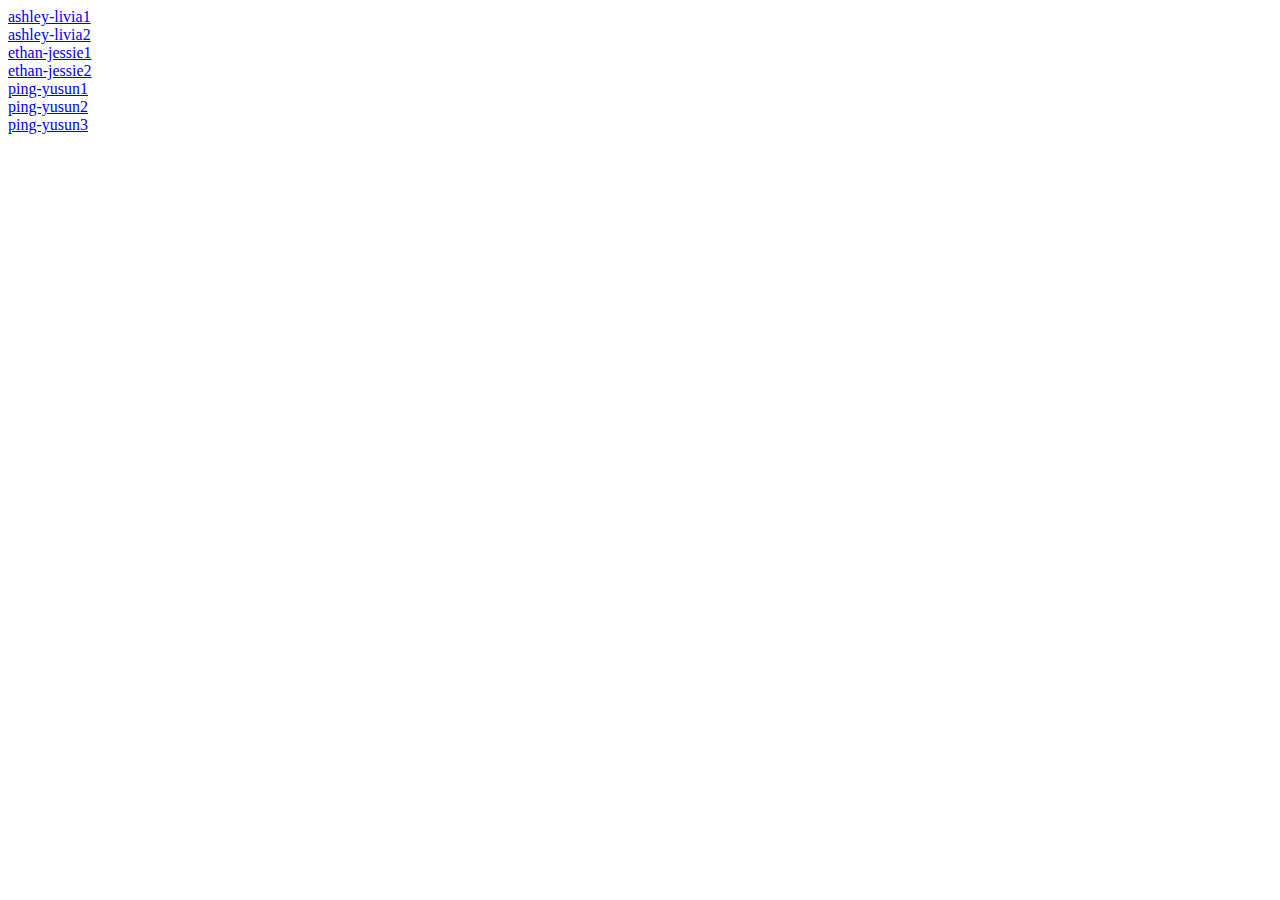
<file: index.html>
<!DOCTYPE html>
<html lang="en">
<head>
    <meta charset="UTF-8">
    <title>Hompage</title>
</head>
<body>

<a href="../html-css-final/ashely-livia/ashley-livia-1/index.html">ashley-livia1</a><br>
<a href="../html-css-final/ashely-livia/ashley-livia-2/index.html">ashley-livia2</a><br>

<a href="../html-css-final/ethan-jessie/ethan-jessie-1/index.html">ethan-jessie1</a><br>
<a href="../html-css-final/ethan-jessie/ethan-jessie-2/index.html">ethan-jessie2</a><br>

<a href="../html-css-final/ping-yusun/ping-yusun-1/index.html">ping-yusun1</a><br>
<a href="../html-css-final/ping-yusun/ping-yusun-2/index.html">ping-yusun2</a><br>
<a href="../html-css-final/ping-yusun/ping-yusun-3/index.html">ping-yusun3</a><br>


</body>
</html>
</file>
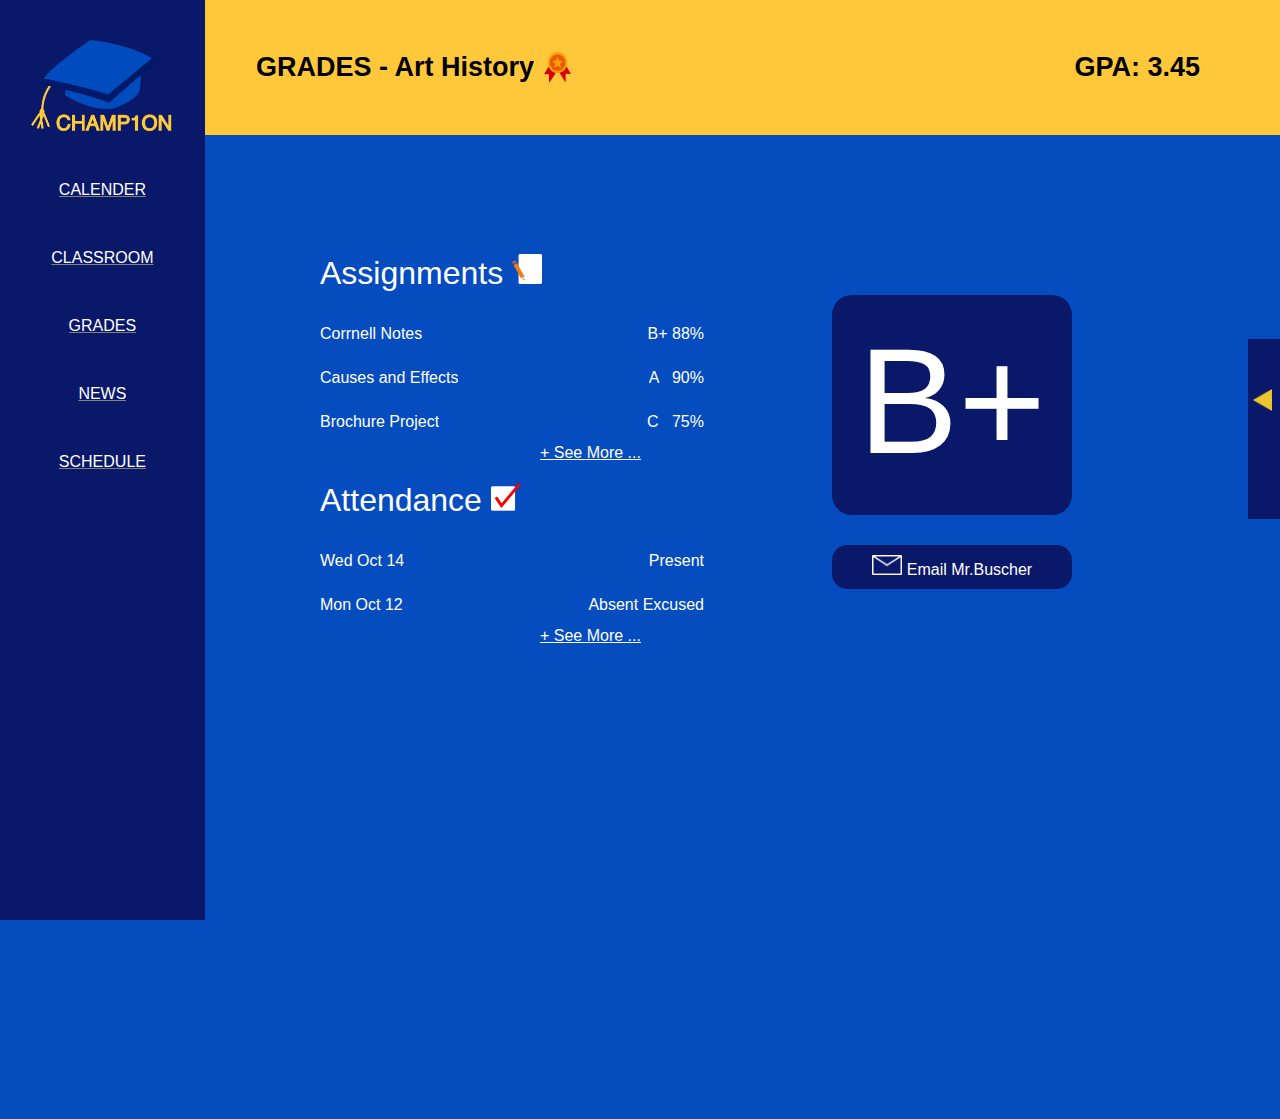
<file: ashely-livia/ashley-livia-1/index.html>
<!DOCTYPE html>
<html lang="en">
<head>
    <title>CHAMP1ION</title>
    <link rel="stylesheet" href="style.css">
</head>
<body>
    <div class="sidenav">
        <img src="../ashley-livia-assets/logo.png">
        <a href="#calender">CALENDER</a>
        <a href="#classroom">CLASSROOM</a>
        <a href="#grades">GRADES</a>
        <a href="#news">NEWS</a>
        <a href="#schedule">SCHEDULE</a>
    </div>

    <div class="navbar">
        <div class="navbar-left">
            <div>GRADES - Art History</div>
            <img src="../ashley-livia-assets/Group 28.png">
        </div>
        <div class="navbar-right">
            <div>GPA: 3.45</div>
        </div>
    </div>

    <div class="details">
        <div class="assignments">
            <div class="title">Assignments
                <img src="../ashley-livia-assets/assignments.png">
            </div>

            <div class="bar">
                <div class="bar-left subtitles">Corrnell Notes</div>
                <div class="bar-right">B+ 88%</div>
            </div>

            <div class="bar">
                <div class="bar-left subtitles">Causes and Effects</div>
                <div class="bar-right">A &nbsp; 90%</div>
            </div>

            <div class="bar">
                <div class="bar-left subtitles">Brochure Project</div>
                <div class="bar-right">C &nbsp; 75%</div>
            </div>
            <div class="see"> + See More ...</div>
        </div>

        <div class="attendance">
            <div class="title">Attendance
                <img src="../ashley-livia-assets/attendance.png">
            </div>

            <div class="bar">
                <div class="bar-left subtitles">Wed Oct 14</div>
                <div class="bar-right">Present</div>
            </div>
            <div class="bar">
                <div class="bar-left subtitles">Mon Oct 12</div>
                <div class="bar-right">Absent Excused</div>
            </div>
            <div class="see"> + See More ...</div>
        </div>
        <div class="rightpart">
            <div class="b-plus">B+</div>
            <div class="email">
                <img src="../ashley-livia-assets/mail.png" class="adjust">Email Mr.Buscher
            </div>
        </div>
        <div class="arrow">
            <img src="../ashley-livia-assets/ashley-livia-arrow.png">
        </div>
    </div>


</body>
</html>
</file>
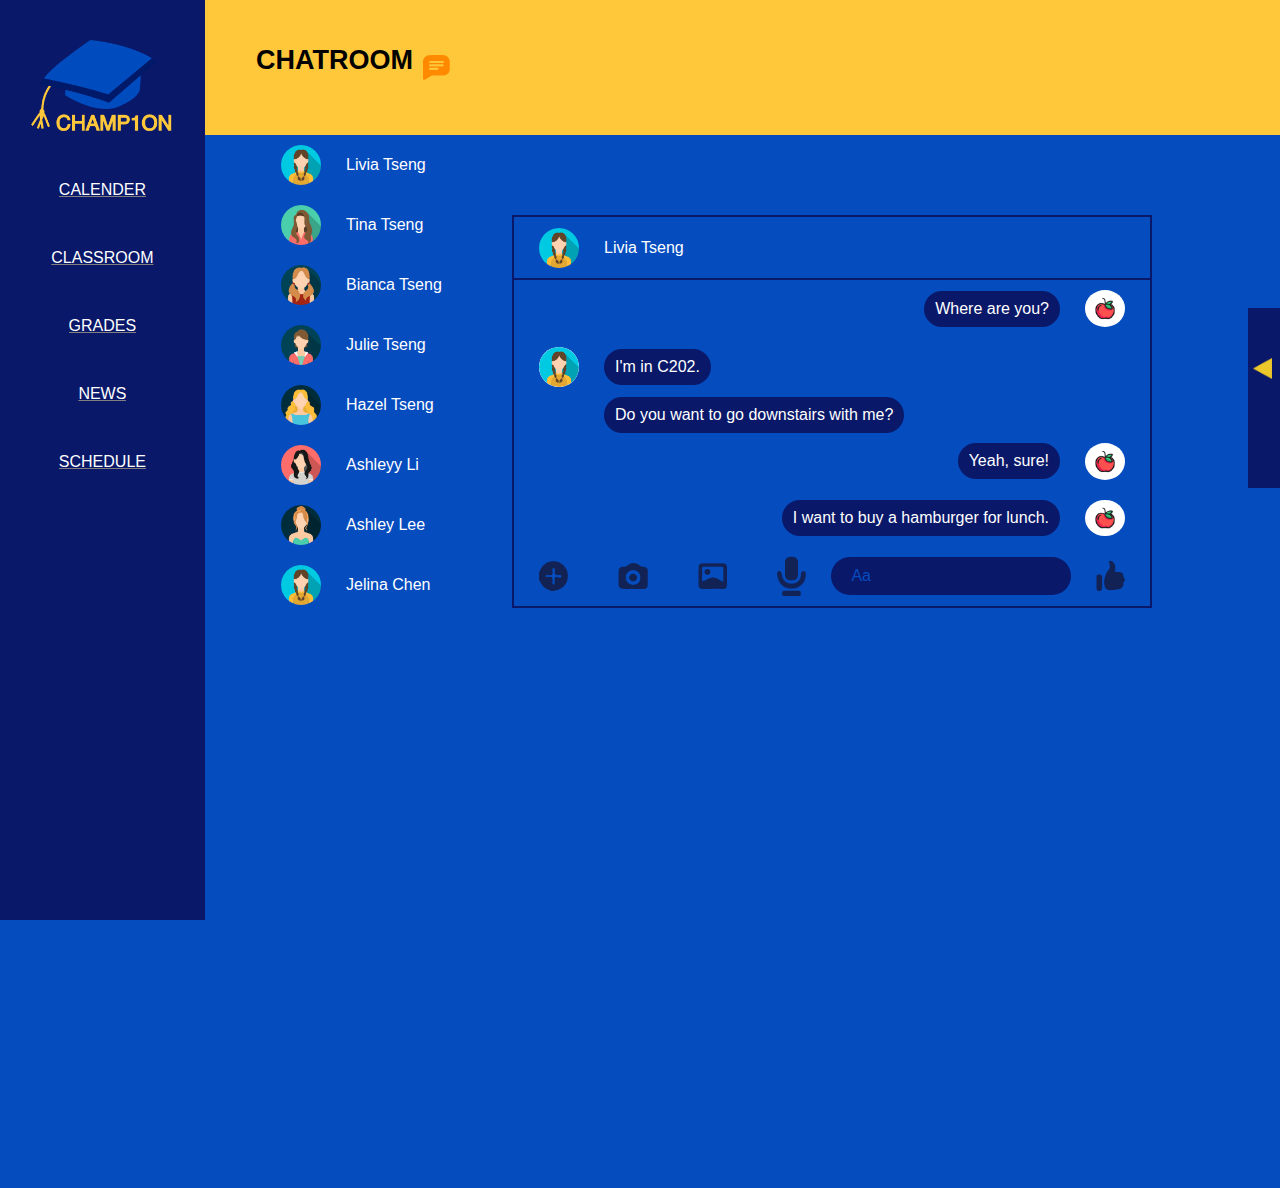
<file: ashely-livia/ashley-livia-2/index.html>
<!DOCTYPE html>
<html lang="en">
<head>
    <title>CHAMP1ION</title>
    <link rel="stylesheet" href="style.css">
</head>
<body>
    <div class="sidenav">
        <img src="../ashley-livia-assets/logo.png">
        <a href="#calender">CALENDER</a>
        <a href="#classroom">CLASSROOM</a>
        <a href="#grades">GRADES</a>
        <a href="#news">NEWS</a>
        <a href="#schedule">SCHEDULE</a>
    </div>

    <div class="navbar">
        <div class="navbar-left">
            <div>CHATROOM</div>
            <img src="../ashley-livia-assets/Group 42.png">
        </div>
    </div>
    <div class="main">
        <div class="contacts">
            <div class="names">
                <img src="../ashley-livia-assets/LiviaTseng.png">
                <p>Livia Tseng</p>
            </div>
            <div class="names">
                <img src="../ashley-livia-assets/TinaTseng.png">
                <p>Tina Tseng</p>
            </div>
            <div class="names">
                <img src="../ashley-livia-assets/BiancaTseng.png">
                <p>Bianca Tseng</p>
            </div>
            <div class="names">
                <img src="../ashley-livia-assets/JulieTseng.png">
                <p>Julie Tseng</p>
            </div>
            <div class="names">
                <img src="../ashley-livia-assets/HazelTseng.png">
                <p>Hazel Tseng</p>
            </div>
            <div class="names">
                <img src="../ashley-livia-assets/AshleyyLi.png">
                <p>Ashleyy Li</p>
            </div>
            <div class="names">
                <img src="../ashley-livia-assets/AshleyLee.png">
                <p>Ashley Lee</p>
            </div>
            <div class="names">
                <img src="../ashley-livia-assets/LiviaTseng.png">
                <p>Jelina Chen</p>
            </div>
        </div>
    
        <div class="grid-container">
            <div class="item1">
                <img src="../ashley-livia-assets/LiviaTseng.png">
                <p> Livia Tseng</p>
            </div>
            <div class="item2">
                <div class="align align-right">
                    <p>Where are you?</p>
                    <img src="../ashley-livia-assets/apple icon.png">
                </div>
                <div class="align">
                    <img src="../ashley-livia-assets/LiviaTseng.png">
                    <p>I'm in C202.</p>
                </div>
                <div class="align margin">
                    <p>Do you want to go downstairs with me?</p>
                </div>
                <div class="align align-right">
                    <p>Yeah, sure!</p>
                    <img src="../ashley-livia-assets/apple icon.png">
                </div>
                <div class="align align-right">
                    <p>I want to buy a hamburger for lunch.</p>
                    <img src="../ashley-livia-assets/apple icon.png">
                </div>
    
                <div class="bottom">
                    <img src="../ashley-livia-assets/Asset 10.png">
                    <img src="../ashley-livia-assets/Asset 7.png">
                    <img src="../ashley-livia-assets/Asset 6.png">
                    <img src="../ashley-livia-assets/Asset 8.png">
                    <div class="chatbox">Aa</div>
                    <img src="../ashley-livia-assets/Asset 9.png">
                </div>
            </div>
    </div>
    </div>
    <div class="arrow">
        <img src="../ashley-livia-assets/ashley-livia-arrow.png">
    </div>
</body>
</html>
</file>
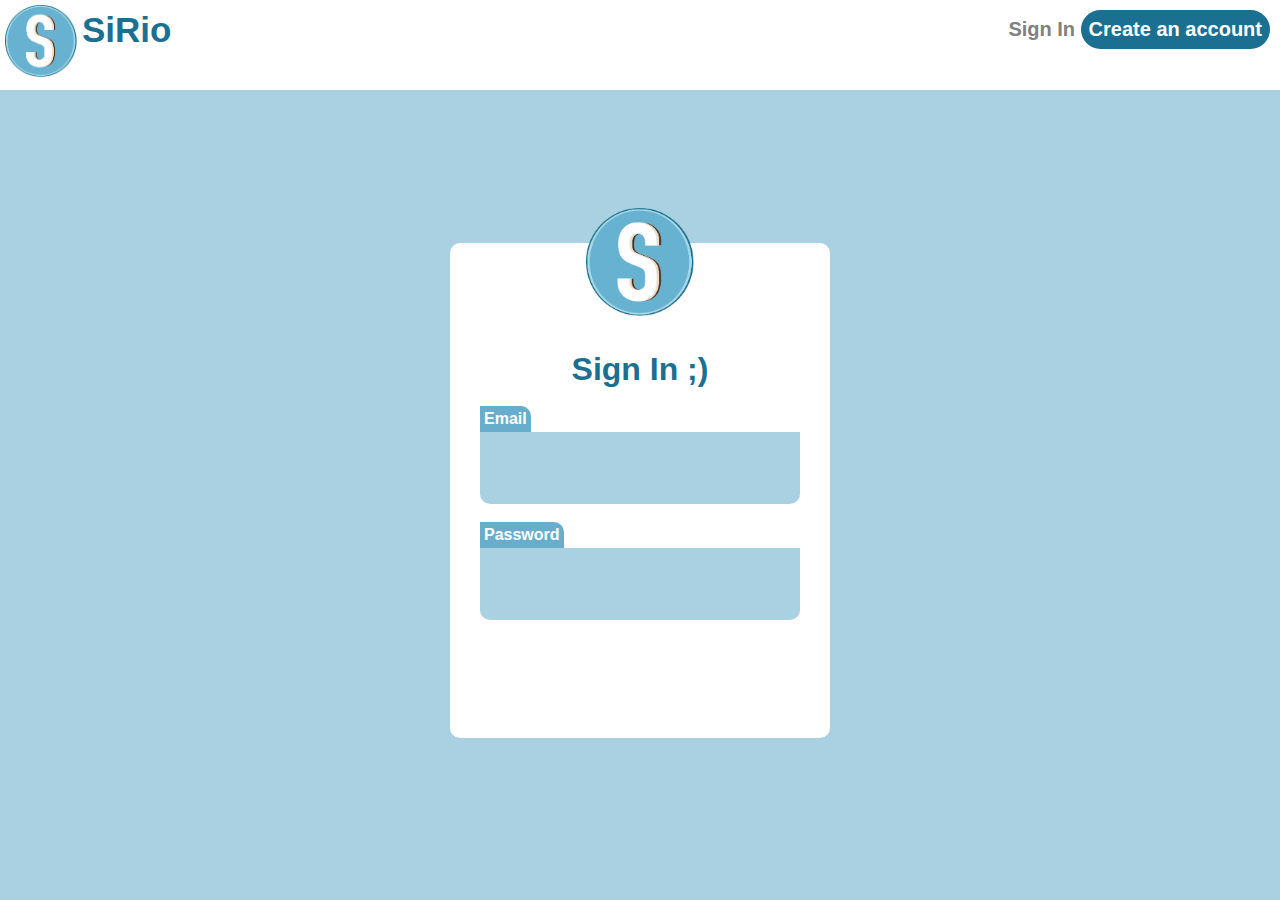
<file: ethan-jessie/ethan-jessie-1/index.html>
<!DOCTYPE html>
<head>
    <title>SiRio</title>
    <link rel="stylesheet" href="style.css">
</head>
<body>
    <div class="navbar">
        <div class="navbar-left">
            <img src="../sirio/logo.png">
            <a href="#" class="logos">SiRio</a>
        </div>
        <div class="navbar-right">
            <a href="#" class="signin">Sign In</a>
            <a href="#" class="create">Create an account</a>
        </div>

        <!-- <p>I am a very fat and obese gurl, my name is FATTY PIG and i am very very very fat</p> -->
    </div>
    <div class="main">
        <div class="box">
            <img src="../sirio/logo.png">
            <h1>Sign In ;)</h1>
            <br>
            <div class="email">Email</div>
            <div class="reply"></div>
            <br> 
            <div class="password">Password</div>
            <div class="reply"></div>
        </div> 
    </div>
</body>
</html>
</file>
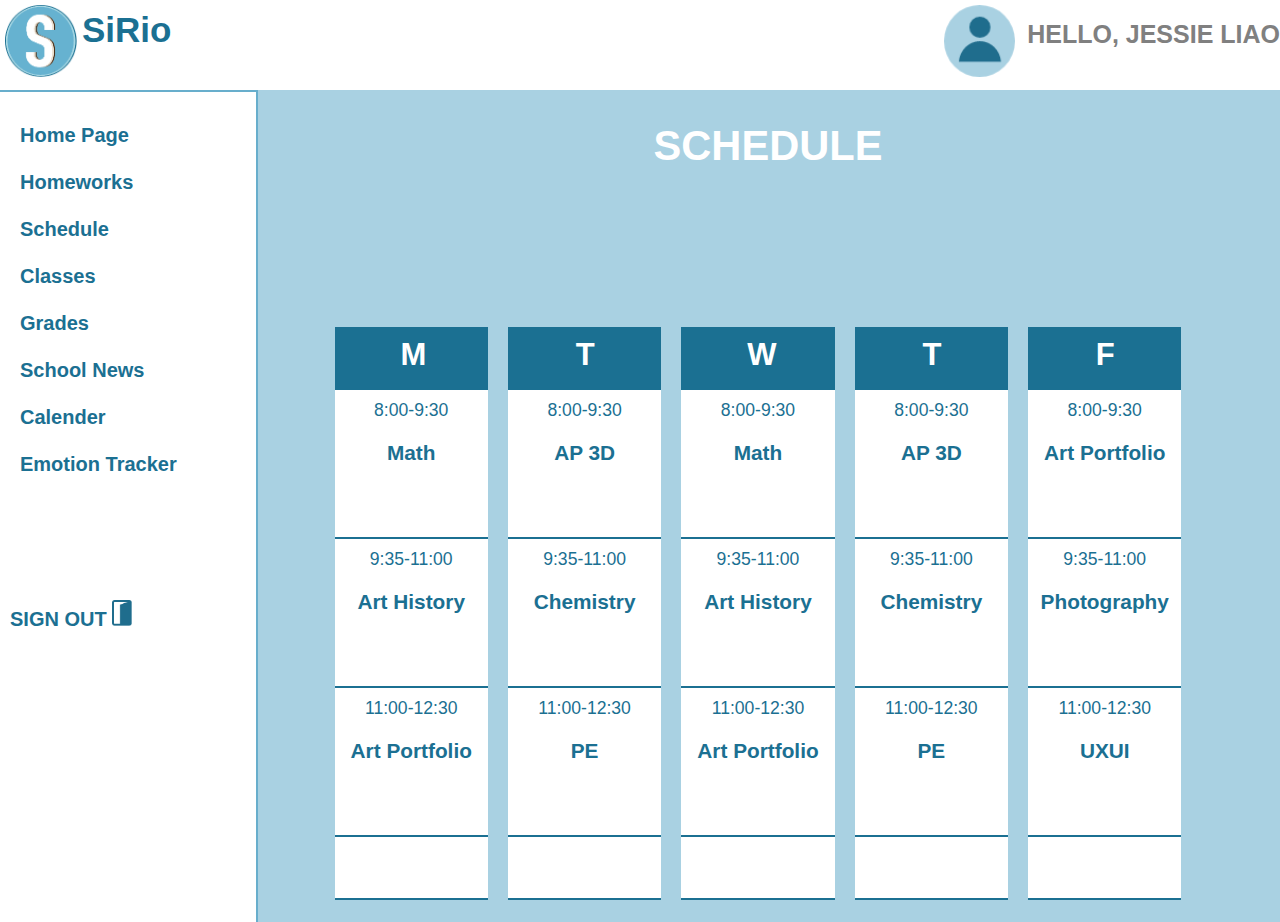
<file: ethan-jessie/ethan-jessie-2/index.html>
<!DOCTYPE html>
<html lang="en">
<head>
    <title>Sirio</title>
    <link rel="stylesheet" href="style.css">
</head>
<body>
    <div class="navbar">
        <div class="navbar-left">
            <img src="../sirio/logo.png">
            <a href="#" class="logos">SiRio</a>
        </div>
        <div class="navbar-right">
            <img src="../sirio/Group 24.png">
            <div class="hello">HELLO, JESSIE LIAO</div>
        </div>
    </div>

    <div class="sidenav">
        <a href="#Home Page">Home Page</a>
        <a href="#Homeworks">Homeworks</a>
        <a href="#Schedule">Schedule</a>
        <a href="#Classes">Classes</a>
        <a href="#Grades">Grades</a>
        <a href="#School News">School News</a>
        <a href="#Calender">Calender</a>
        <a href="Emotion Tracker">Emotion Tracker</a>
        <a href="SIGN OUT" class="signout">SIGN OUT
            <img src="../sirio/Group 5.png">
        </a>
    </div>

    <div class="content">
        <h1>SCHEDULE</h1>
            
        <div class="grid-container">
            <div class="item1 header">M</div>
            <div class="item2 header">T</div>
            <div class="item3 header">W</div>
            <div class="item4 header">T</div>
            <div class="item5 header">F</div>
            <div class="item6">
                <div class="smallwords">8:00-9:30</div>
                <div class="title">Math</div>
            </div>
            <div class="item7">
                <div class="smallwords">8:00-9:30</div>
                <div class="title">AP 3D</div>
            </div>
            <div class="item8">
                <div class="smallwords">8:00-9:30</div>
                <div class="title">Math</div>
            </div>
            <div class="item9">
                <div class="smallwords">8:00-9:30</div>
                <div class="title">AP 3D</div>
            </div>
            <div class="item10">
                <div class="smallwords">8:00-9:30</div>
                <div class="title">Art Portfolio</div>
            </div>
            <div class="item11">
                <div class="smallwords">9:35-11:00</div>
                <div class="title">Art History</div>
            </div>
            <div class="item12">
                <div class="smallwords">9:35-11:00</div>
                <div class="title">Chemistry</div>
            </div>
            <div class="item13">
                <div class="smallwords">9:35-11:00</div>
                <div class="title">Art History</div>
            </div>
            <div class="item14">
                <div class="smallwords">9:35-11:00</div>
                <div class="title">Chemistry</div>
            </div>
            <div class="item15">
                <div class="smallwords">9:35-11:00</div>
                <div class="title">Photography</div>
            </div>
            <div class="item16">
                <div class="smallwords">11:00-12:30</div>
                <div class="title">Art Portfolio</div>
            </div>
            <div class="item17">
                <div class="smallwords">11:00-12:30</div>
                <div class="title">PE</div>
            </div>
            <div class="item18">
                <div class="smallwords">11:00-12:30</div>
                <div class="title">Art Portfolio</div>
            </div>
            <div class="item19">
                <div class="smallwords">11:00-12:30</div>
                <div class="title">PE</div>
            </div>
            <div class="item20">
                <div class="smallwords">11:00-12:30</div>
                <div class="title">UXUI</div>
            </div>
            <div class="item21">
                <div class="smallwords"></div>
                <div class="title"></div>
            </div>
            <div class="item22">
                <div class="smallwords"></div>
                <div class="title"></div>
            </div>
            <div class="item23">
                <div class="smallwords"></div>
                <div class="title"></div>
            </div>
            <div class="item24">
                <div class="smallwords"></div>
                <div class="title"></div>
            </div>
            <div class="item25">
                <div class="smallwords"></div>
                <div class="title"></div>
            </div>
    </div>
</body>
</html>
</file>
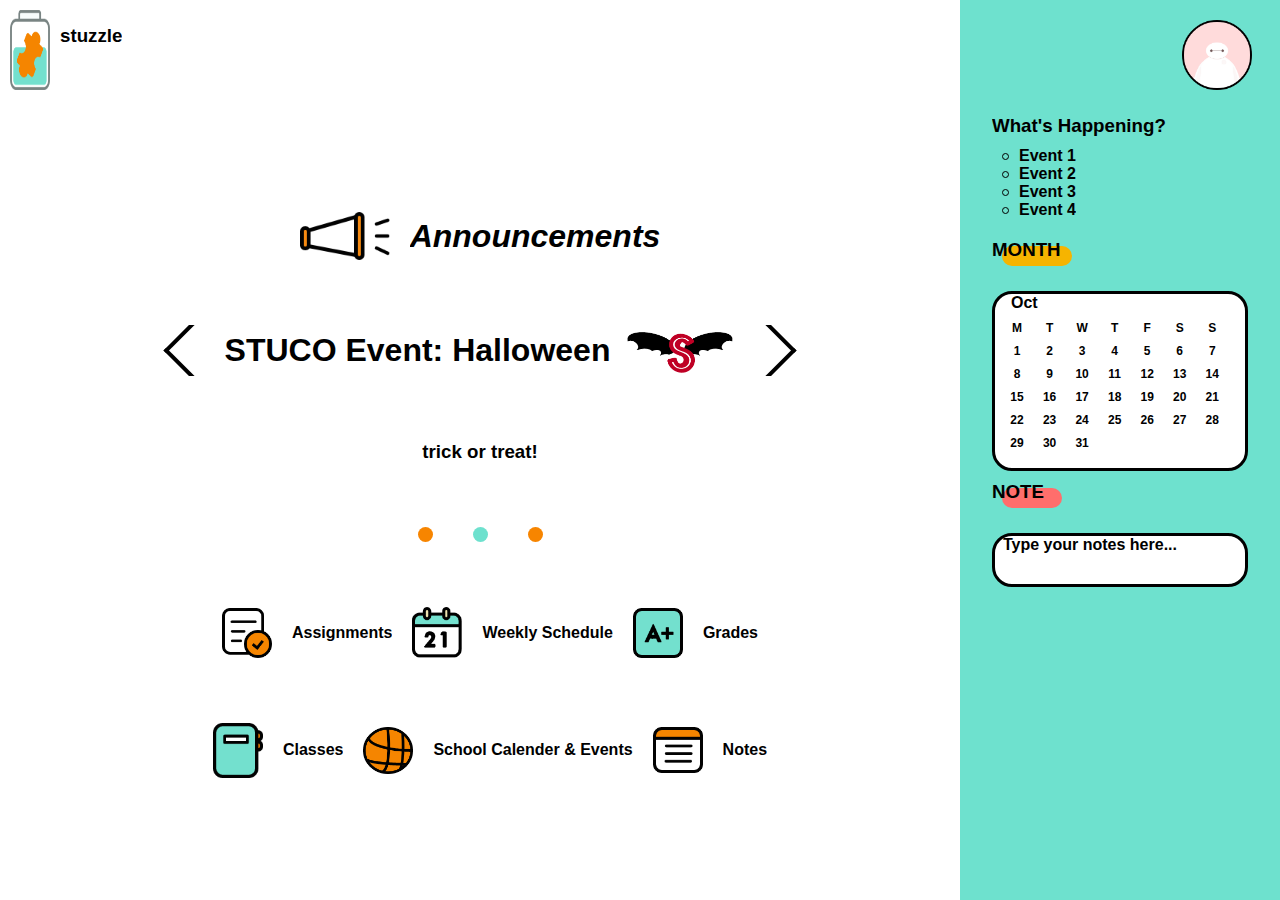
<file: ping-yusun/ping-yusun-1/index.html>
<!DOCTYPE html>
<html lang="en">
<head>
    <title>stuzzle</title>
    <link rel="stylesheet" href="style.css">
</head>
<body>
    <div class="topnav">
        <img src="../Pictures/stuzzo.png"> 
        <h3> stuzzle</h3>
    </div>
    <div class="sidenav">
        <img src="../Pictures/baymax.png">
        <h3>What's Happening?</h3>
        <ul class="news">
            <div class="align">
                <div class="circle"></div>
                <li>Event 1</li>
            </div>
            <div class="align">
                <div class="circle"></div>
                <li>Event 2</li>
            </div>
            <div class="align">
                <div class="circle"></div>
                <li>Event 3</li>
            </div>
            <div class="align">
                <div class="circle"></div>
                <li>Event 4</li>
            </div>
        </ul>
        <div>
            <h3 class="month">MONTH</h3>
            <div class="yellowbg"></div>
        </div>
        <div class="calendar">
            <h4>Oct</h4>
            <ul class="days">
                <li>M</li>
                <li>T</li>
                <li>W</li>
                <li>T</li>
                <li>F</li>
                <li>S</li>
                <li>S</li>
                <li>1</li>
                <li>2</li>
                <li>3</li>
                <li>4</li>
                <li>5</li>
                <li>6</li>
                <li>7</li>
                <li>8</li>
                <li>9</li>
                <li>10</li>
                <li>11</li>
                <li>12</li>
                <li>13</li>
                <li>14</li>
                <li>15</li>
                <li>16</li>
                <li>17</li>
                <li>18</li>
                <li>19</li>
                <li>20</li>
                <li>21</li>
                <li>22</li>
                <li>23</li>
                <li>24</li>
                <li>25</li>
                <li>26</li>
                <li>27</li>
                <li>28</li>
                <li>29</li>
                <li>30</li>
                <li>31</li>
              </ul>
        </div>
        <div>
            <h3 class="note">NOTE</h3>
            <div class="redbg"></div>
        </div> 
        <div class="notes">
            <h4>Type your notes here...</h4>
        </div>
    </div>
    <div class="content">
        <div class="center announcements">
            <img src="../Pictures/Group 59.png">
            <i>Announcements</i>
        </div>
        <div class="center event">
            <div class="arrow left"></div>
            <h1>STUCO Event: Halloween</h1> 
            <img src="../Pictures/Group 28.png">
            <div class="arrow right"></div>
        </div>
        <div class="center trickortreat">
            <h3>trick or treat!</h3>
        </div>
        <div class="center">
            <div class="orange"></div>
            <div class="blue"></div>
            <div class="orange"></div>
        </div>
        <div class="middle">
            <div class="inline">
                <img src="../Pictures/Group 23.png">
                <p>Assignments</p>
            </div>
            <div class="inline">
                <img src="../Pictures/Group 22.png">
                <p>Weekly Schedule</p>
            </div>
            <div class="inline">
                <img src="../Pictures/Group 34.png">
                <p> Grades</p>
            </div>
        </div>
        <div class="middle">
            <div class="inline">
                <img src="../Pictures/Group 12.png">
                <p> Classes</p>
            </div>
            <div class="inline">
                <img src="../Pictures/Group 4.png">
                <p> School Calender & Events</p>
            </div>
            <div class="inline">
                <img src="../Pictures/Group 47.png">
                <p> Notes</p>
            </div>
        </div>
    </div>
</body>
</html>
</file>
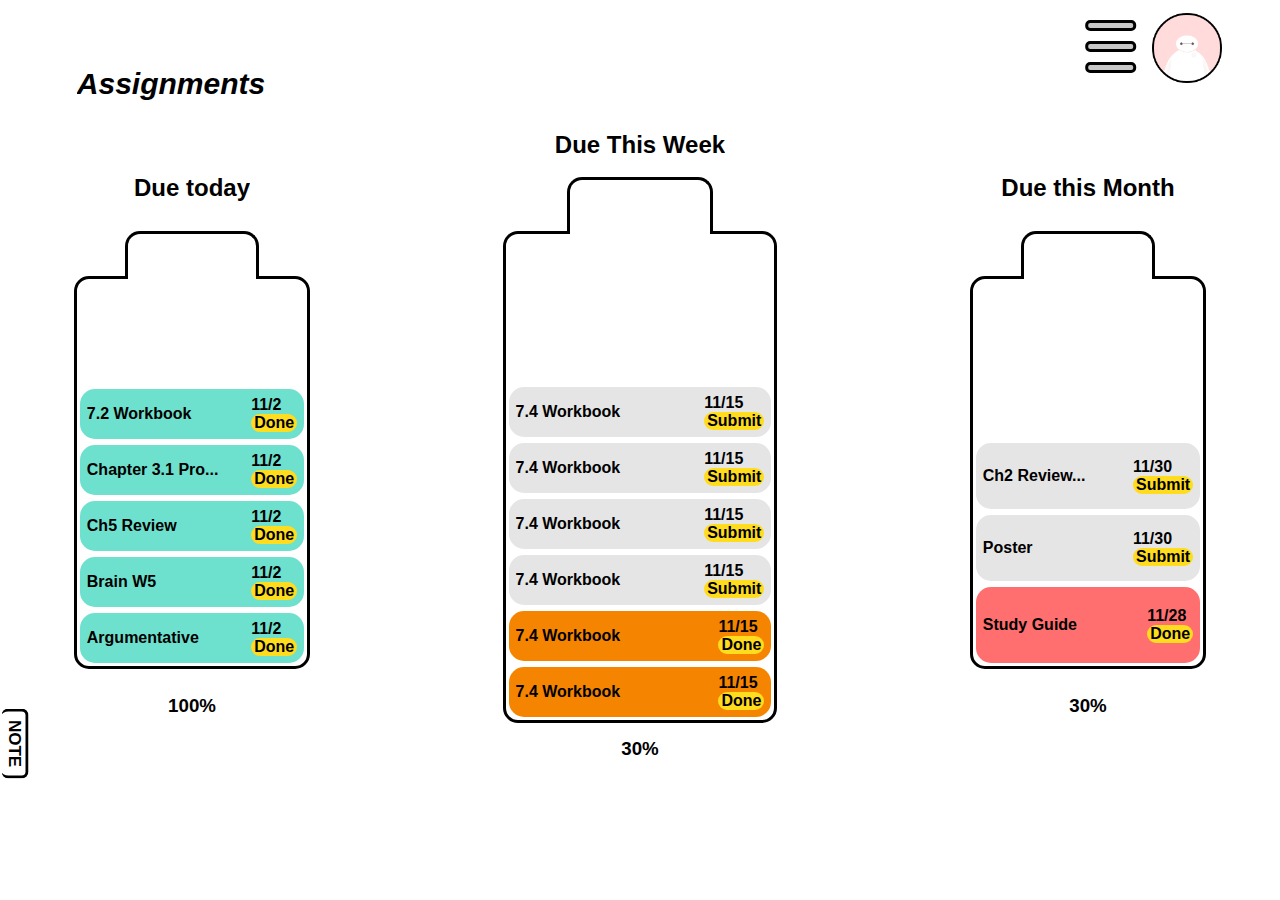
<file: ping-yusun/ping-yusun-2/index.html>
<!DOCTYPE html>
<html lang="en">
<head>
    <title>stuzzle</title>
    <link rel="stylesheet" href="style.css">
</head>
<body>
    <div>
        <div class="line"></div>
        <div class="line"></div>
        <div class="line"></div>
        <img src="../Pictures/baymax.png">
    </div>
    <div class="title">Assignments</div>
    <div class="works">
        <div class="today">
            <h2 class="down">Due today</h2> 
            <div class="battery">
                <div class="today-top"></div>
                <div class="today-container">
                    <div class="assignment green">7.2 Workbook
                        <div>11/2
                            <div class="yellow">Done</div>
                        </div>
                    </div>
                    <div class="assignment green">Chapter 3.1 Pro...
                        <div>11/2
                            <div class="yellow">Done</div>
                        </div>
                    </div>
                    <div class="assignment green">Ch5 Review
                        <div>11/2
                            <div class="yellow">Done</div>
                        </div>
                    </div>
                    <div class="assignment green">Brain W5
                        <div>11/2
                            <div class="yellow">Done</div>
                        </div>
                    </div>
                    <div class="assignment green">Argumentative
                        <div>11/2
                            <div class="yellow">Done</div>
                        </div>
                    </div>
                </div>
            </div>
            <h3 class="up">100%</h3>
        </div>
        <div class="week">
            <h2>Due This Week</h2>
            <div class="battery">
                <div class="week-top"></div>
                <div class="week-container">
                    <div class="assignment gray">7.4 Workbook
                        <div>11/15
                            <div class="yellow">Submit</div>
                        </div>
                    </div>
                    <div class="assignment gray">7.4 Workbook
                        <div>11/15
                            <div class="yellow">Submit</div>
                        </div>
                    </div>
                    <div class="assignment gray">7.4 Workbook
                        <div>11/15
                            <div class="yellow">Submit</div>
                        </div>
                    </div>
                    <div class="assignment gray">7.4 Workbook
                        <div>11/15
                            <div class="yellow">Submit</div>
                        </div>
                    </div>
                    <div class="assignment orange">7.4 Workbook
                        <div>11/15
                            <div class="yellow">Done</div>
                        </div>
                    </div>
                    <div class="assignment orange">7.4 Workbook
                        <div>11/15
                            <div class="yellow">Done</div>
                        </div>
                    </div>
                </div>
            </div>
            <h3>30%</h3>
        </div>
        <div class="month">
            <h2 class="down">Due this Month</h2>
            <div class="battery">
                <div class="month-top"></div>
                <div class="month-container">
                    <div class="assignment gray third">Ch2 Review...
                        <div>11/30
                            <div class="yellow">Submit</div>
                        </div>
                    </div>
                    <div class="assignment gray third">Poster
                        <div>11/30
                            <div class="yellow">Submit</div>
                        </div>
                    </div>
                    <div class="assignment red">Study Guide
                        <div>11/28
                            <div class="yellow">Done</div>
                        </div>
                    </div>
                </div>
            </div>
            <h3 class="up">30%</h3>
        </div>
    </div>
    <div class="note">NOTE</div>
</body>
</html>
</file>
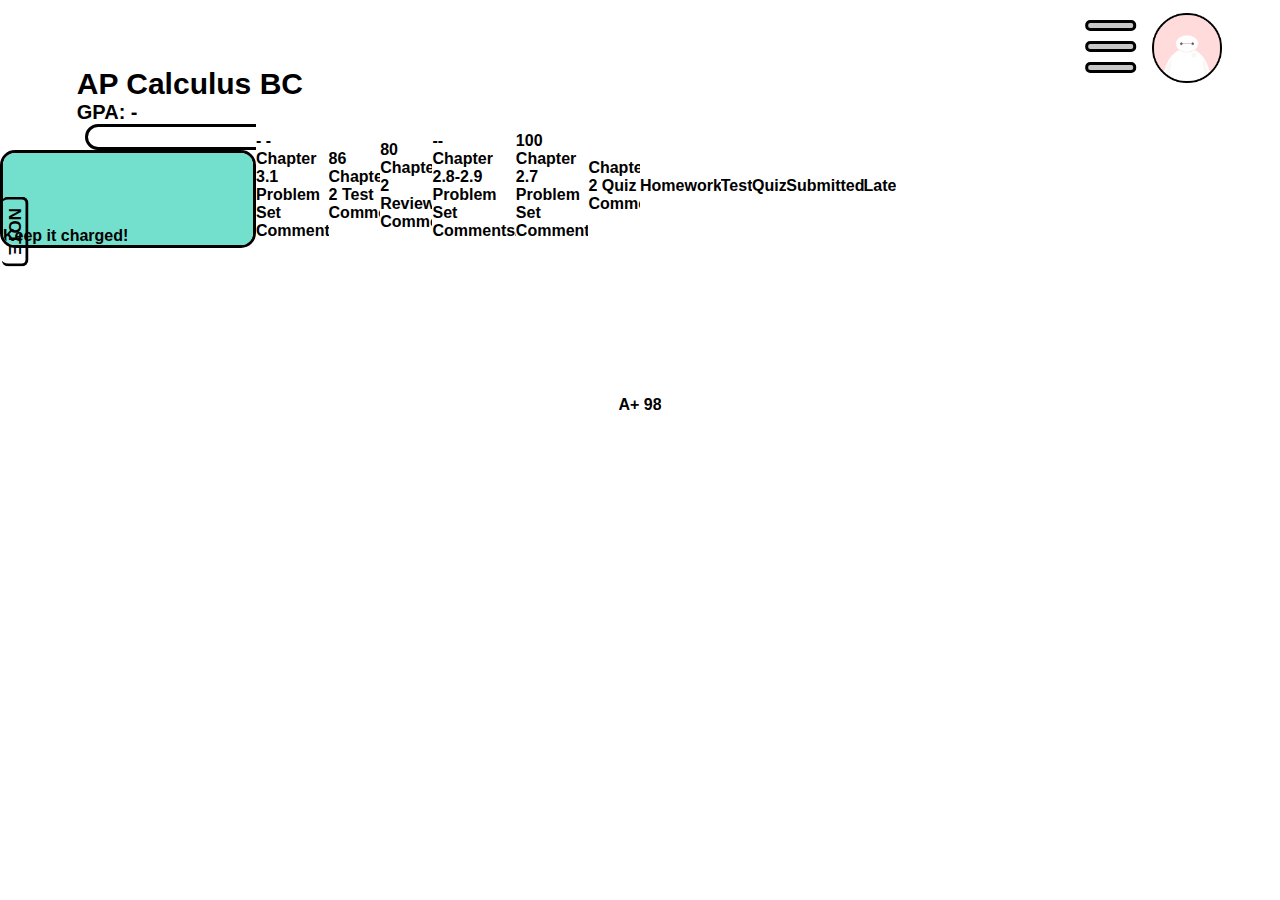
<file: ping-yusun/ping-yusun-3/index.html>
<!DOCTYPE html>
<html lang="en">
<head>
    <title>stuzzle</title>
    <link rel="stylesheet" href="style.css">
</head>
<body>
    <div>
        <div class="line"></div>
        <div class="line"></div>
        <div class="line"></div>
        <img src="../Pictures/baymax.png">
    </div>
    <div class="title">AP Calculus BC</div>
    <div class="subtitle">GPA: -</div>
    <div class="content">
        <div class="battery">
            <div class="batterytop"></div>
            <div class="batterybody">
                <div class="color">
                    <img src="../Pictures/lightning .png">
                    <div class="text"><b>A+  98</b></div>
                    <p>Keep it charged!</p>
                </div>
            </div>
        </div>
        <div class="comments">
            <div class="row">
                <div class="orange">- -</div>
                <div> 
                    <div class="inline">Chapter 3.1 Problem Set
                        <div class="blue"></div>
                    </div>
                    <div class="gray">Comments/Notes</div>
                </div>
            </div>
            <div class="row">
                <div class="yellow"> 86 </div>
                <div>Chapter 2 Test
                    <div class="gray">Comments/Notes</div>
                </div>
            </div>
            <div class="row">
                <div class="orange">80</div>
                <div class="inline">Chapter 2 Review 
                    <div class="red"></div>
                </div>
                <div class="gray">Comments/Notes</div>
            </div>
            <div class="row">
                <div class="orange">--</div>
                <div class="inline">Chapter 2.8-2.9 Problem Set
                    <div class="blue"></div>
                </div>
                <div class="gray">Comments/Notes</div>
            </div>
            <div class="row">
                <div class="orange">100</div>
                <div class="inline">Chapter 2.7 Problem Set
                    <div class="blue"></div>
                </div>
                <div class="gray">Comments/Notes</div>
            </div>
            <div class="row">
                <div class="lastone"></div>
                <div class="inline">Chapter 2 Quiz</div>
                <div class="gray">Comments/Notes</div>
            </div>
        </div>
        <div class="guide">
            <div class="littlebox color-orange">Homework</div>
            <div class="littlebox color-yellow">Test</div>
            <div class="littlebox color-pink">Quiz</div>
            <div class="littlebox color-blue">Submitted</div>
            <div class="littlebox color-red">Late</div>
        </div>
    </div>
    <div class="note">NOTE</div>
</body>
</html>
</file>
<file: ashely-livia/ashley-livia-1/style.css>
*{
    margin: 0;
    padding: 0;
    font-family: arial;
    overflow: hidden;
}

.sidenav{
    display: flex;
    flex-direction: column;
    align-items: center;
    height: 100vh;
    width: 16vw;
    position: fixed;
    background-color: #091868;
    overflow-x: hidden;
    padding-top: 20px;
    z-index: 100;
}

.sidenav > a{
    color: #FFFFFF;
    text-decoration: underline grey;
    margin: 25px;
}

.sidenav > img{
    width: 70%;
    margin: 20px 0px;
}

.navbar{
    display: flex;
    width: 100vw;
    height: 15vh;
    position: relative;
    background-color: #FFC83B;
    font-weight: bold;
    font-size: 27px;
    align-items: center;
}

.navbar-right{
    margin-left: auto; 
    margin-right: 70px;
    padding: 10px;
}

.navbar-left{
    display: flex;
    margin-left: 20vw;
}

.navbar-left > img{
    width: 27px;
    margin-left: 10px;
}

body{background-color: #054CBF;}

.details{
    margin-left: 25vw;
    margin-top: 11vh;
    color: #FFFFFF;
}

.assignments{width: 30vw;}

.attendance{width: 30vw;}

.title{
    font-size: 32px;
    margin: 20px 0px;
}

.bar{
    display: flex;
    position: relative;
    align-items: center;
}

.bar-left{
    display: flex;
}

.bar-right{
    margin-left: auto; 
}

.subtitles{
    margin: 13px 0px;
}

.see{
    text-decoration: underline;
    margin-left: 220px;
}

.rightpart{
    display: block;
    margin-left: 40vw;
    transform: translateY(-350px)
}

.b-plus{
    font-size: 150px;
    padding: 20px;
    background-color: #091868;
    border-radius: 20px;
    width: 200px;
    height: 180px;
    text-align: center;
    vertical-align: center;
    margin-bottom: 30px;
}

img{width: 30px;}

.email{
    background-color: #091868;
    border-radius: 15px;
    width: 220px;
    padding: 10px;
    text-align: center;
}

.adjust{margin-right: 5px;}

.arrow{
    background-color: #091868;
    width: 2.5vw;
    height: 20vh;
    margin-left: auto;
    transform: translateY(-600px)
}

.arrow > img{
    margin: 50px 5px;
    width: 1.5vw;
}
</file>
<file: ashely-livia/ashley-livia-2/style.css>
*{
    margin: 0;
    padding: 0;
    font-family: arial;
    overflow: hidden;
}

.sidenav{
    display: flex;
    flex-direction: column;
    align-items: center;
    height: 100vh;
    width: 16vw;
    position: fixed;
    background-color: #091868;
    overflow-x: hidden;
    padding-top: 20px;
    z-index: 100;
}

.sidenav > a{
    color: #FFFFFF;
    text-decoration: underline grey;
    margin: 25px;
}

.sidenav > img{
    width: 70%;
    margin: 20px 0px;
}

.navbar{
    display: flex;
    width: 100vw;
    height: 15vh;
    position: relative;
    background-color: #FFC83B;
    font-weight: bold;
    font-size: 27px;
    align-items: center;
}

.navbar-right{
    margin-left: auto; 
    margin-right: 70px;
    padding: 10px;
}

.navbar-left{
    display: flex;
    margin-left: 20vw;
    color: black;
}

/* .navbar-left, div{margin-top: 10px;} */

.navbar-left > img{
    width: 27px;
    margin-left: 10px;
}

body{
    background-color: #054CBF;
    color: white;
}

.contacts{
    display: flex;
    flex-direction: column;
    transform: translateX(20vw);
}

.names{
    display: flex;
    align-items: center;
}

img {
    width: 40px;
    margin: 10px 25px 10px 25px;
}

.grid-container {
    display: grid;
    grid-template-rows: 1fr 5fr;
    grid-template-columns: 1fr; 
    grid-template-areas: 
    "item1"
    "item2";

    margin-left: 40vw;
    margin-right: 10vw;
    transform: translateY(-400px);
}

.item1, .item2{
    border: 2px solid  #091868;
}

.item1{
    display: flex; 
    align-items: center;
}

.item2{
    border-top: none;
}

.align{
    display: flex;
    align-items: center;
}

.align-right{
    display: flex;
    justify-content: flex-end;
}

.bottom{
    display: flex;
    align-items: center;
}

.bottom > img{width: 30px;}

.chatbox {
    border-radius: 50px;
    background-color: #091868; 
    padding: 10px 200px 10px 20px;
    color: #054CBF;
}

.align > p{
    padding: 9px 11px 9px 11px;
    border-radius: 30px;
    background-color: #091868;
}

.align > img {
    background-color: white;
    border-radius: 50%;
}

.margin{ margin-left: 90px;}

.arrow{
    background-color: #091868;
    width: 2.5vw;
    height: 20vh;
    margin-left: auto;
    transform: translateY(-700px)
}

.arrow > img{
    margin: 50px 5px;
    width: 1.5vw;
}
</file>
<file: ethan-jessie/ethan-jessie-1/style.css>
*{
    margin: 0;
    padding: 0;
    font-family: arial;
    font-weight: bold; 
}

.navbar{
    display: flex;
    position: absolute;
    width: 100vw;
    height: 10vh;
    background-color: white;
    padding: 0px, 10px;
}

.navbar img{
    margin: 5px;
    height: 80%;
    display: inline-block;
}

.navbar-right{
    font-size: 20px;
    margin-left: auto; 
    padding: 10px;
}

.navbar-left{
    display: flex;
    font-size: 35px;
    font-weight: bold;
}

.logos{
    display: inline;
    text-decoration: none;
    color: #1B7092;
    vertical-align: top;
    padding-top: 10px;
}

.signin{
    display: inline-block;
    text-decoration: none;
    color: grey;
}

.create{
    border-radius: 50px;
    background-color: #1B7092;
    padding: 8px;
    display: inline-block;
    text-decoration: none;
    color: white;
}

body{background-color: #A9D1E2}

.main {
    display: flex;
    justify-content: center;
    align-items: center;
    height: 100vh;
}

.box{
    width: 25vw;
    height: 55vh;
    background-color: white;
    border-radius: 10px;
    padding-right: 30px;
    padding-left: 30px;

    display: flex;
    flex-direction: column;
    align-items: center;
    transform: translateY(40px);
}

.box > img {
    transform: translateY(-35px);
    height: 12vh;
}

h1{
    text-align: center;
    color: #1B7092;
}

.email{
    background-color: #68aecc;
    border-top-right-radius: 10px;
    color: white;
    padding: 4px;
    margin-right: auto;
}

.password{
    background-color: #68aecc;
    border-top-right-radius: 10px;
    color: white;
    padding: 4px;
    margin-right: auto;
}

.reply{
    background-color: #A9D1E2;
    border-bottom-right-radius: 10px;
    border-bottom-left-radius: 10px;
    width: 25vw;
    height: 8vh;
}
</file>
<file: ethan-jessie/ethan-jessie-2/style.css>
*{
  margin: 0;
  padding: 0;
  font-family: arial;
  overflow: hidden;
}

.navbar{
  display: flex;
  position: absolute;
  width: 100vw;
  height: 10vh;
  background-color: white;
  padding: 0px, 10px;
}

.navbar img{
  margin: 5px;
  height: 80%;
  display: inline-block;
}

.navbar-right{
  font-size: 25px;
  margin-left: auto; 
}

.navbar-left{
  display: flex;
  font-size: 35px;
  font-weight: bold;
}
.logos{
  display: inline;
  text-decoration: none;
  color: #1B7092;
  padding-top: 10px;
}

.hello{
  display: inline-block;
  vertical-align: top;
  padding-top: 20px;
  text-decoration: none;
  color: grey;
  font-weight: bold;
}

.sidenav{
  display: flex;
  flex-direction: column;
  align-items: left;
  height: 90vh;
  width: 20vw;
  position: absolute;
  border-top: 2px solid #68aecc;
  border-right: 2px solid#68aecc;
  overflow-x: hidden;
  padding-top: 20px;
  transform: translateY(10vh);
  background-color: white;
}

.sidenav > a{
  color: #1B7092;
  font-weight: bold;
  font-size: 20px;
  margin: 12px 12px 12px 20px;
  text-decoration: none;
}

.signout{
  transform: translate(-10px, 100px);
}

.signout > img{width: 20px;}

body{
  display: flex;
  background-color: #A9D1E2;
}

h1{
  color: #ffffff;
  text-align: center;
  margin: 32px;
  font-size: 2.6em;
}

.content{
  display: flex;
  justify-content: center;
  flex-wrap: wrap;
  width: 80vw;
  height: 90vh;
  margin-top: 10vh;
  margin-left: 20vw;
}

.grid-container {
  display: grid;
  grid-template-rows: 11% 26% 26% 26% 11%;
  grid-template-columns: 20% 20% 20% 20% 20%; 
  grid-template-areas: 
  'item1 item2 item3 item4 item5'
  'item6 item7 item8 item9 item10'
  'item11 item12 item13 item14 item15'
  'item16 item17 item18 item19 item20'
  'item21 item22 item23 item24 item25';
}

.item1{grid-area: item1;}
.item2{grid-area: item2;}
.item3{grid-area: item3;}
.item4{grid-area: item4;}
.item5{grid-area: item5;}

.grid-container > div{
  margin-right: 20px;
}

.header{
  background-color: #1B7092;
  color: white;
  text-align: center;
  font-size: 31px;
  font-weight: bold;
  padding: 10px 65px 140px 66px;
}

.item6, .item7, .item8, .item9, .item10, .item11, .item12, .item13, .item14, .item15, .item16, .item17, .item18, .item19, .item20, .item21, .item22, .item23, .item24, .item25{
  background-color: white;
  text-align: center;
  color:#1B7092;
  border-bottom: 2px solid #1B7092;
}

.item6{
  grid-area: item6;}

.item7{
  grid-area: item7;}

.item8{grid-area: item8;}
.item9{grid-area: item9;}
.item10{grid-area: item10;}
.item11{grid-area: item11;}
.item12{grid-area: item12;}
.item13{grid-area: item13;}
.item14{grid-area: item14;}
.item15{grid-area: item15;}

.smallwords{
  padding-top: 10px;
  font-size: 1.1rem;
}

.title{
  font-weight: bold;
  font-size: 1.3rem;
  padding-top: 20px;
}
</file>
<file: ping-yusun/ping-yusun-1/style.css>
*{
    margin: 0;
    padding: 0;
    font-family: Arial;
    overflow: hidden;
    font-weight: bold;
}

.sidenav{
    display: flex;
    flex-direction: column;
    /* align-items: center; */
    height: 100vh;
    width: 20vw;
    position: fixed;
    background-color: #6ee1ce;
    overflow-x: hidden;
    padding-top: 20px;
    z-index: 100;
    margin-left: 75vw;
    padding: 0px 2.5vw;
}

.news{
    margin: 10px 0px;
}

.align{
    display: flex; 
    align-items: center;
}

.circle{
    width: 5px;
    height: 5px;
    border-radius: 5px;
    border: 1px solid black;
    margin: 0px 10px;
}

.sidenav > img{
    width: 70px;
    height: 70px;
    margin: 20px 25px 0px 190px;
}

.calendar{
    border-radius: 20px;
    background-color: white;
    border: 3px solid black;
}

.calendar, h4{
    margin: 0;
    padding: 0px 8px;
}

.days {
    padding: 9px 0;
    margin: 0;
}
  
.days li {
    list-style-type: none;
    display: inline-block;
    width: 12%;
    text-align: center;
    margin-bottom: 5px;
    font-size:12px;
}

.notes{
    border-radius: 20px; 
    background-color: white;
    border: 3px solid black;
    padding-bottom: 30px;
}

.month{
    margin: 10px 0px;
}

.yellowbg{
    position: relative;
    height: 20px; 
    width: 70px;
    background-color: #f6b400;
    border-radius: 20px;
    transform: translate(10px, -25px);
    z-index: -1;
}

.note{
    margin: 10px 0px;
}

.redbg{
    position: relative;
    height: 20px; 
    width: 60px;
    background-color: #ff6e6c;
    border-radius: 20px;
    transform: translate(10px, -25px);
    z-index: -1;
}

.topnav{
    display: flex;
    position: absolute;
    width: 100vw;
    height: 10vh;
    background-color: white;
}

.topnav img{
    width: 40px;
    margin: 10px 10px 0px 10px;
}

h3{margin-top: 25px;}

.content{
    display: flex;
    align-items: center;
    justify-content: center;
    flex-wrap: wrap;
    width: 75vw; 
    height: 70vh;
    margin-top: 10vh;
    padding: 10vh 0px;
}

.center{
    display: flex;
    align-items: center;
    justify-content: center;
    width: 90vh;
    padding: 0px 30px;
}

.announcements img{
    margin-right: 20px;
    width: 90px;
}

.center i{
    font-size: 32px;
    font-weight: bold;
}

.event{
    justify-content: center;
    width: 90vw;
}

.event img{
    width: 110px;
    margin: 0px 0px 0px 15px;
}

.arrow{
    border: solid black;
    border-width: 0 4px 4px 0;
    display: inline-block;
    padding: 16px;
    height: 15px;
    width: 15px;
}

.left{transform: rotate(135deg);}
.right{transform: rotate(-45deg);}

.trickortreat{
    justify-content: center;
    width: 90vw;
}

.trickortreat > h3{margin: 0;}

.orange{
    background-color: #f78500;
    border-radius: 50%;
    width: 15px;
    height: 15px;
    margin: 0px 20px;
}

.blue{
    background-color: #6ee1ce;
    border-radius: 50%;
    width: 15px;
    height: 15px;
    margin: 0px 20px;
}

.middle{
    display: flex;
    align-items: center;
    justify-content: center;
}

.inline{
    display: flex;
    align-items: center;
}

.inline img{
    width: 50px;
    margin: 0px 20px 0px 20px;
}
</file>
<file: ping-yusun/ping-yusun-2/style.css>
*{
    margin: 0;
    padding: 0;
    font-family: Arial;
    overflow: hidden;
    font-weight: bold;
}

.line{
    border: 3px solid black;
    border-radius: 5px;
    background-color: #C7C7C7;
    width: 45px;
    height: 5px;
    margin: 10px;
    transform: translate(84vw, 10px);
}

.title{
    font-size: 30px;
    margin-left: 6vw;
    /* margin-bottom: 10vh;  */
    margin-top: -80px;
    font-style: italic;
}

img{
    width: 70px;
    height: 70px;
    margin: 0px 0px 0px 90vw;
    transform: translateY(-60px);
}

.works{
    display: flex;
    justify-content: space-between;
    margin-top: 30px;
}

.down{transform: translateY(20px);}
.up{transform: translateY(-20px);}

.yellow{
    background-color: #FFDC1D;
    border-radius: 15px;
    padding-left: 3px;
    padding-right: 3px;
}

.today{
    display: flex;
    align-items: center;
    justify-content: center;
    flex-wrap: wrap;
    width: 20vw;
    margin-left: 5vw;
}

.battery{
    display: flex; 
    justify-content: center;
    align-items: center;
    flex-direction: column;
}

.today-top{
    background-color: white; 
    border: 3px solid black;
    border-top-left-radius: 15px;
    border-top-right-radius: 15px;
    width: 10vw;
    height: 5vh;
    border-bottom: none;
    transform: translateY(3px);
}

.today-container{
    display: flex;
    flex-direction: column;
    justify-content: flex-end;
    background-color: white; 
    border: 3px solid black;
    border-radius: 15px;
    width: 18vw;
    height: 43vh;
}

.assignment{
    display: flex;
    justify-content: space-between;
    align-items: center;
    padding: 7px;
    margin: 3px;
    border-radius: 15px;
}

.green{background-color: #6ee1ce;}
.gray{background-color: #e5e5e5;}
.orange{background-color: #F58500;}

.red{
    background-color: #FF6F6F;
    padding-top: 20px;
    padding-bottom: 20px;
}

.week{
    display: flex;
    justify-content: center;
    align-items: center;
    flex-wrap: wrap; 
    width: 23vw;
}

.week-top{
    background-color: white; 
    border: 3px solid black;
    border-top-left-radius: 15px;
    border-top-right-radius: 15px;
    width: 11vw;
    height: 6vh;
    border-bottom: none;
    margin-top: 15px;
    transform: translateY(3px);
}

.week-container{
    display: flex;
    flex-direction: column;
    justify-content: flex-end;
    background-color: white; 
    border: 3px solid black;
    border-radius: 15px;
    width: 21vw;
    height: 54vh;
    margin-bottom: 15px;
}

.month{
    display: flex;
    align-items: center;
    justify-content: center;
    flex-wrap: wrap;
    width: 20vw;
    margin-right: 5vw;
}

.month-top{
    background-color: white; 
    border: 3px solid black;
    border-top-left-radius: 15px;
    border-top-right-radius: 15px;
    width: 10vw;
    height: 5vh;
    border-bottom: none;
    transform: translateY(3px);
}

.month-container{
    display: flex;
    flex-direction: column;
    justify-content: flex-end;
    background-color: white; 
    border: 3px solid black;
    border-radius: 15px;
    width: 18vw;
    height: 43vh;
}

.third{
    padding-top: 15px;
    padding-bottom: 15px;
}

.note{
    border: 3px solid black;
    border-radius: 7px;
    width: 60px;
    text-align: center;
    border-bottom: none;
    font-size: 17px;
    padding: 2px;
    transform: rotate(90deg) translate(-30px, 20px);
}
</file>
<file: ping-yusun/ping-yusun-3/style.css>
*{
    margin: 0;
    padding: 0;
    font-family: Arial;
    overflow: hidden;
    font-weight: bold;
}

.line{
    border: 3px solid black;
    border-radius: 5px;
    background-color: #C7C7C7;
    width: 45px;
    height: 5px;
    margin: 10px;
    transform: translate(84vw, 10px);
}

.title{
    font-size: 30px;
    margin-left: 6vw; 
    margin-top: -80px;
}

.subtitle{
    font-size: 20px; 
    margin-left: 6vw;
}

img{
    width: 70px;
    height: 70px;
    margin: 0px 0px 0px 90vw;
    transform: translateY(-60px);
}

.text{
    position: absolute;
    top: 45%;
    left: 50%;
    transform: translate(-50%, -50%);
}

.note{
    border: 3px solid black;
    border-radius: 7px;
    width: 60px;
    text-align: center;
    border-bottom: none;
    font-size: 17px;
    padding: 2px;
    transform: rotate(90deg) translate(-30px, 20px);
}

.content{
    display: flex;
}

.battery{width: 20vw;}

.batterytop{
    height: 20px;
    width: 180px;
    border: 3px solid black;
    border-radius: 25px;
    margin-left: 85px;
}

.batterybody{ 
    border-radius: 15px;
    border: 3px solid black;
}

.color{
    background-color: #73E0CE;
}

.comments{
    display: flex;
    align-items: center; 
    justify-content: center;
    width: 30vw; 
}

.guide{
    display: flex; 
    align-items: center;
    justify-content: center;
    width: 20vw;
}
</file>
